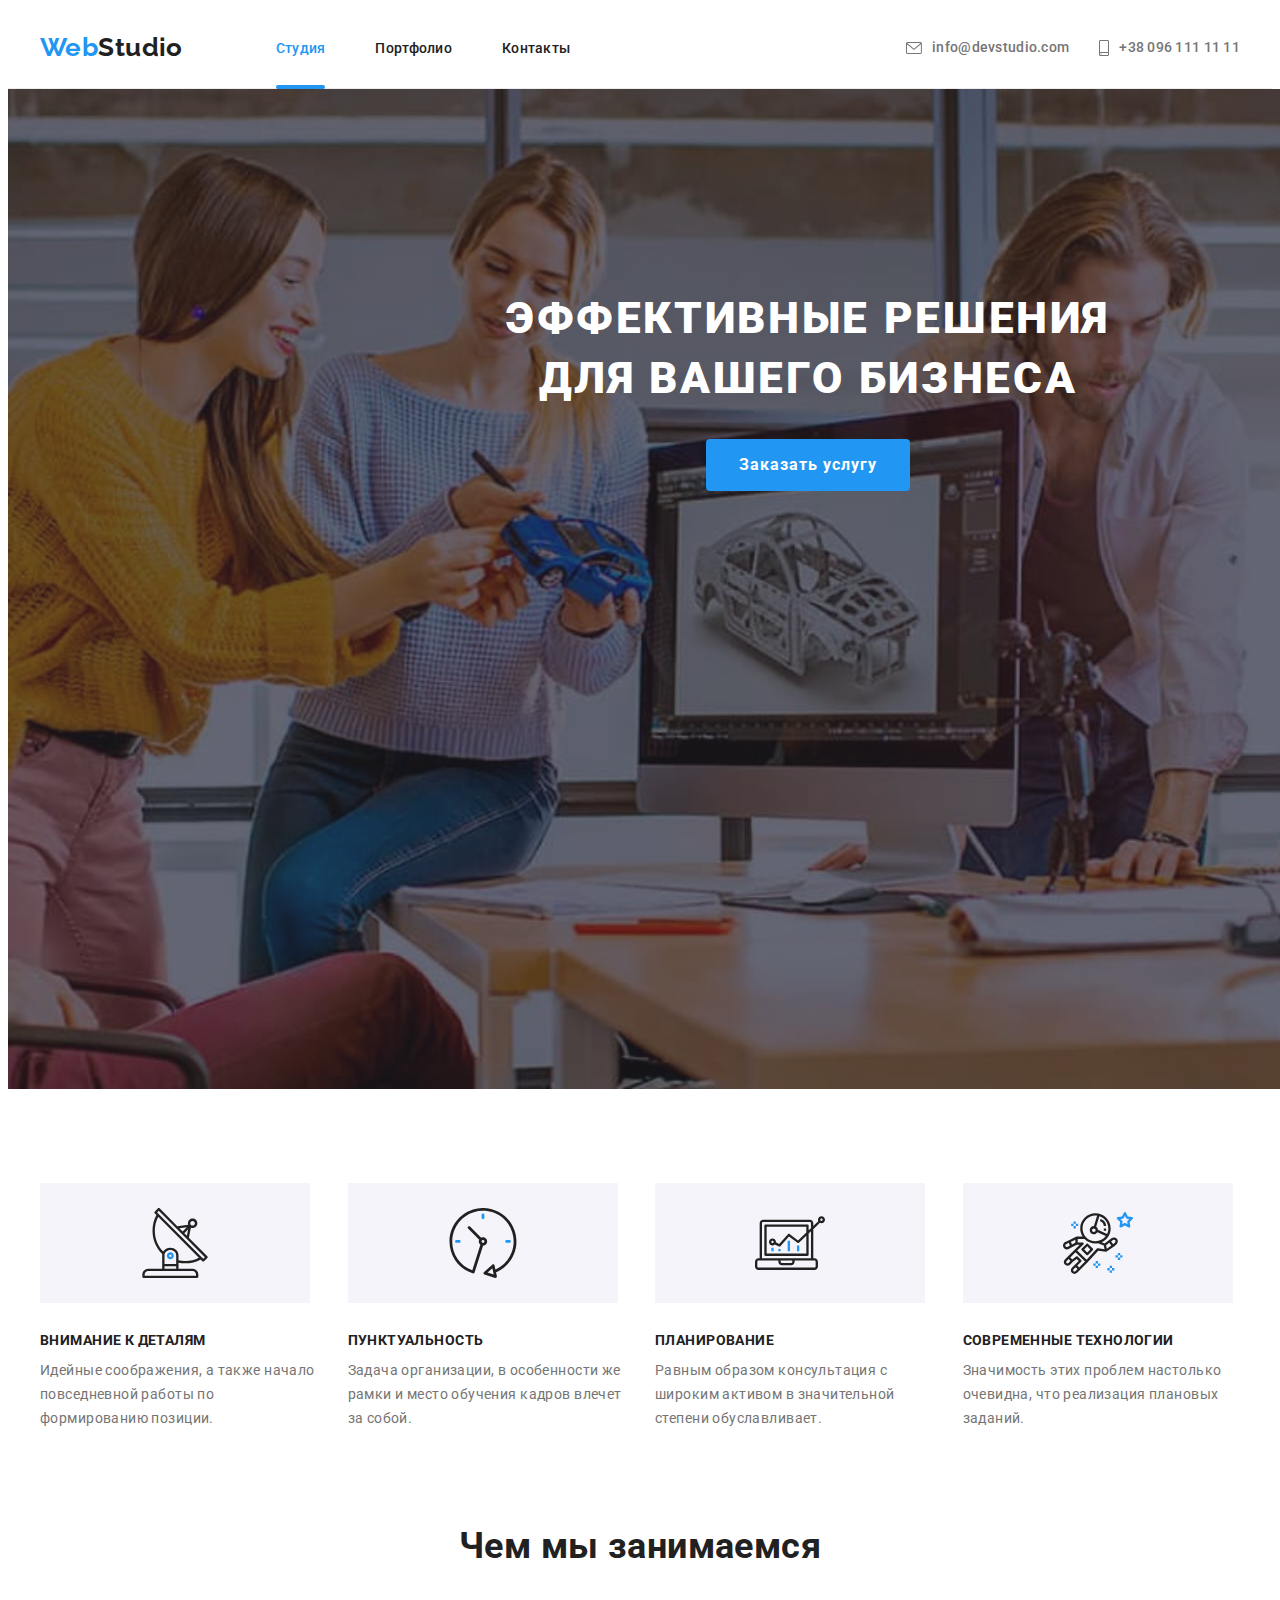
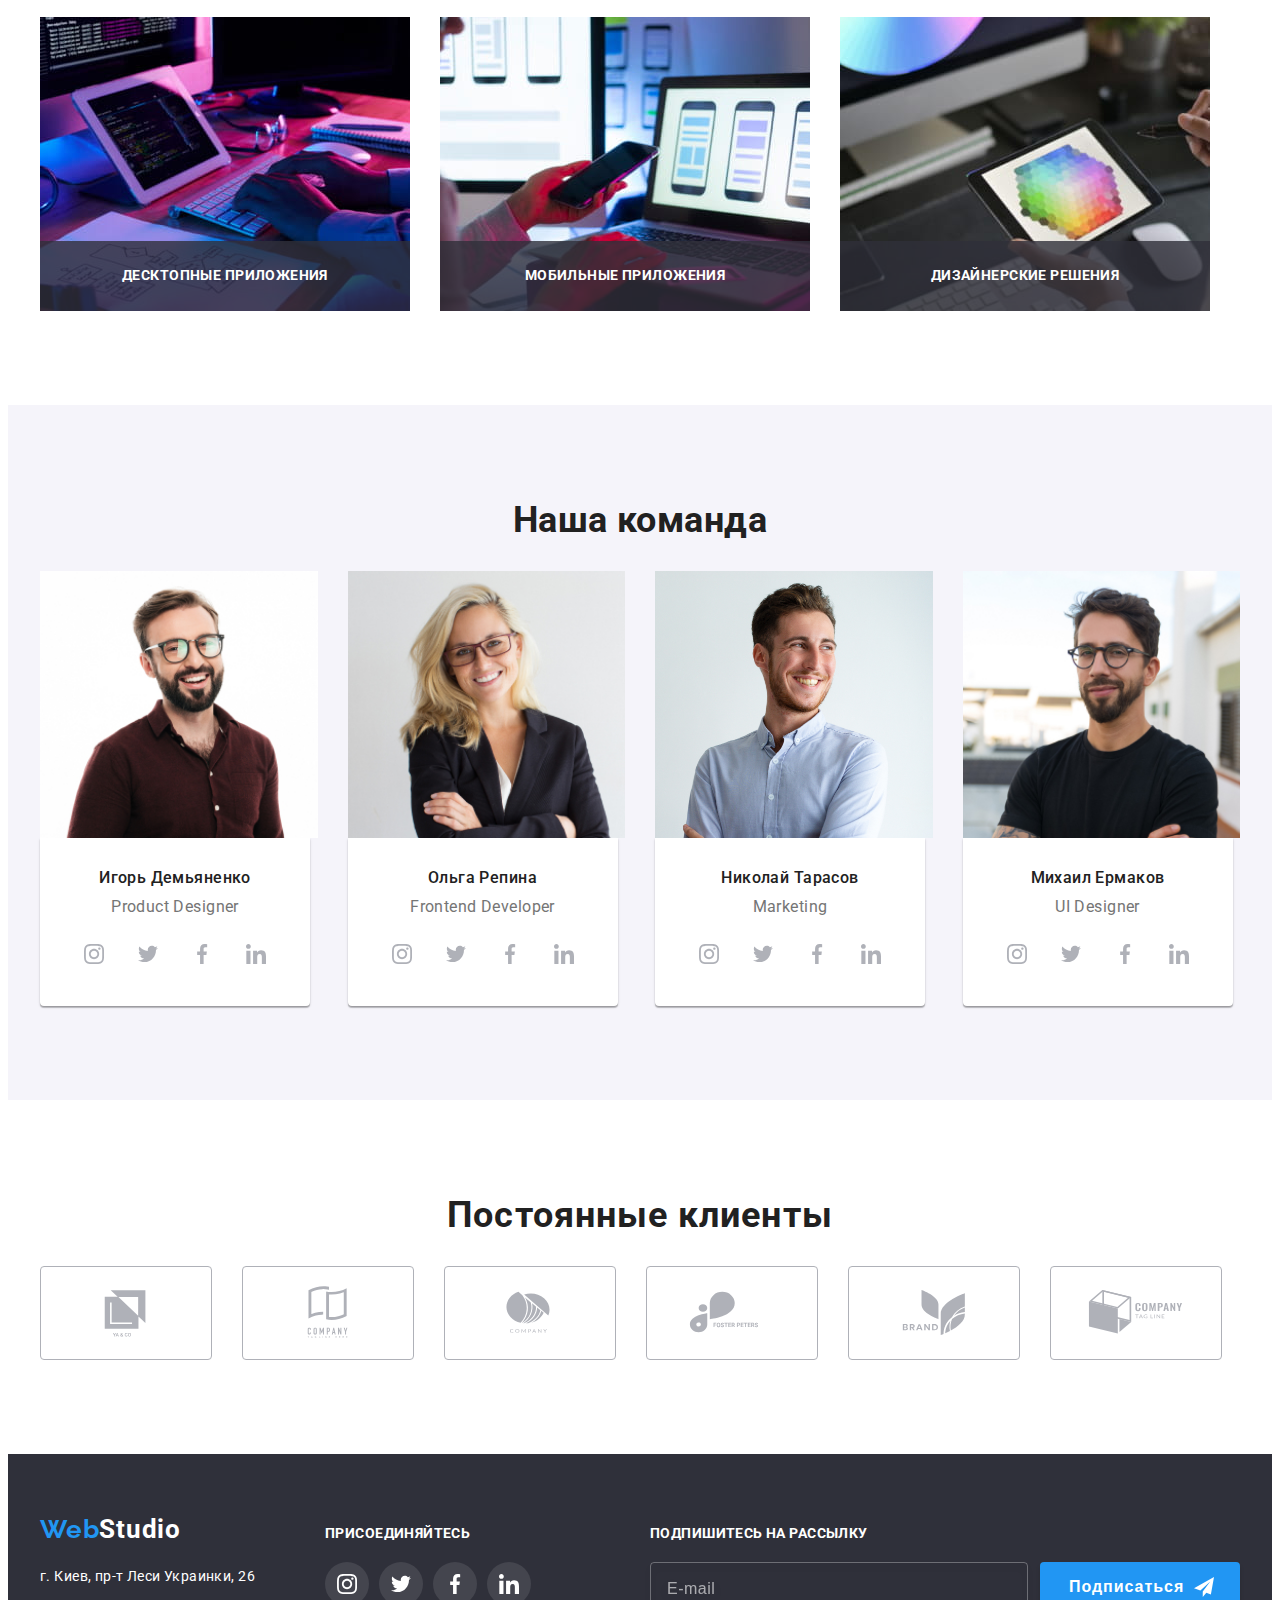
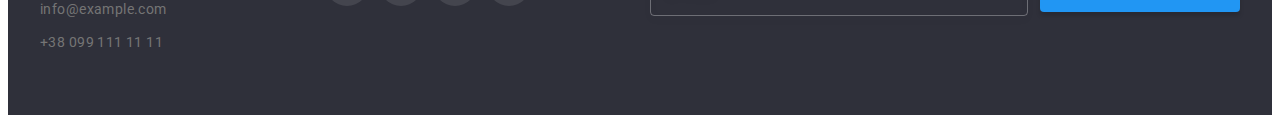
<file: index.html>
<!DOCTYPE html>
<html lang="ru">
<head>
    <meta charset="UTF-8">
    <meta http-equiv="X-UA-Compatible" content="IE=edge">
    <meta name="viewport" content="width=device-width, initial-scale=1.0">
    <title>Document</title>
    <link rel="preconnect" href="https://fonts.googleapis.com">
    <link rel="preconnect" href="https://fonts.gstatic.com" crossorigin>
    <link href="https://fonts.googleapis.com/css2?family=Raleway:wght@700&family=Roboto:wght@400;500;700;900&display=swap"
        rel="stylesheet">
    <link rel="stylesheet" href="https://cdnjs.cloudflare.com/ajax/libs/modern-normalize/1.1.0/modern-normalize.min.css"
        integrity="sha512-wpPYUAdjBVSE4KJnH1VR1HeZfpl1ub8YT/NKx4PuQ5NmX2tKuGu6U/JRp5y+Y8XG2tV+wKQpNHVUX03MfMFn9Q=="
        crossorigin="anonymous" referrerpolicy="no-referrer" />
    <link rel="stylesheet" href="./css/styles.css" />
    <link rel="stylesheet" href="./css/main.min.css"/>
     
</head>
<body>
    
<header class="header">
    <div class="container">
        <a class="header__logo link" href="./index.html"><span class="logo-blue">Web</span>Studio</a>
    <nav class="nav">
        <ul class="nav__list list">
            <li class="nav__item navig"><div class="header-navigation"><a href="" class="nav__link link current">Студия</a></div></li>
            <li class="nav__item"><a href="./portfolio.html" class="nav__link link">Портфолио</a></li>
            <li class="nav__item"><a href="" class="nav__link link">Контакты</a></li>
        </ul>
    </nav>
    <ul class="info-list list">
        <li class="info-list__item">
            <a class="info-list__link link" href="mailto:info@devstudio.com">
            <svg class="info-list__icon" width="16" height="12">
            <use href="./images/icons.svg#icon-email"></use>
            </svg>info@devstudio.com</a>
        </li>
        <li class="info-list__item">
            <a class="info-list__link link" href="tel:+380961111111">
            <svg class="info-list__icon" width="10" height="16">
            <use href="./images/icons.svg#icon-smartphone"></use>
            </svg>+38 096 111 11 11</a></li>
    </ul>

    <button type="button" class="header__open-btn">
        <svg class="icon-header_menu_btn" width="40" height="40">
        <use href="./images/icons.svg#icon-header_menu_btn"></use>
        </svg>
    </button>
    </div>

    <div class="mob-menu is-hidden">
<div class="container">
    <div class="mob-menu-top">
        <button type="button" class="header__close-btn">
            <svg class="icon-header-close-btn" width="40" height="40">
                <use href="./images/icons.svg#icon-header-close-btn"></use>
            </svg>
        </button>

        <ul class="mob-menu__list list">
            <li class="mob-menu__item navig">
                <div class="mob-navigation"><a href="" class="nav-mob__link link current">Студия</a></div>
            </li>
            <li class="mob-menu__item"><a href="./portfolio.html" class="nav-mob__link link">Портфолио</a></li>
            <li class="mob-menu__item"><a href="" class="nav-mob__link link">Контакты</a></li>
        </ul>
        </div>
        

        <div class="mob-menu-bottom">
        <ul class="mob-contact__list list">
            <li class="mob-contact__item">
                <a class="mob-tell__link link" href="tel:+380961111111">
                    +38 096 111 11 11</a>
            </li>
            <li class="mob-contact__item">
                <a class="mob-mail__link link" href="mailto:info@devstudio.com">
                    info@devstudio.com</a>
            </li>
        </ul>

        <ul class="header-soc-list list">
            <li class="header-soc-item">Instagram</li>
            <li class="header-soc-item">Twitter</li>
            <li class="header-soc-item">Facebook</li>
            <li class="header-soc-item">LinkedIn</li>
        </ul>
        </div>
</div>

    </div>
</header>
    
    <main>
    <section class="hero">
        <div class="container">
        <h1 class="hero__title">Эффективные решения для вашего бизнеса</h1>
        <button data-modal-open type="button" class="hero__button">Заказать услугу</button>
        </div>
    </section>

    <section class="benefits section">
        <div class="container"> 
        <h2 class="benefits__title visually-hidden">Наши преимущества</h2>
        
        <ul class="ben-list list"> 
            <li class="ben-list__item">
                <div class="ben-list__logo"><svg class="ben-list__icon" width="70" height="70">
                <use href="./images/icons.svg#icon-antenna"></use></svg></div>
                <h3 class="ben-list__top-text">Внимание к деталям</h3>
                <p class="ben-list__text">Идейные соображения, а также начало повседневной работы по формированию позиции.</p>
            </li>
            <li class="ben-list__item">
                <div class="ben-list__logo"><svg class="ben-list__icon" width="70" height="70">
                <use href="./images/icons.svg#icon-clock"></use></svg></div>
                <h3 class="ben-list__top-text">Пунктуальность</h3>
                <p class="ben-list__text">Задача организации, в особенности же рамки и место обучения кадров влечет за собой.</p>
            </li>
            <li class="ben-list__item">
                <div class="ben-list__logo"><svg class="ben-list__icon" width="70" height="70">
                <use href="./images/icons.svg#icon-diagramm"></use></svg></div>
                <h3 class="ben-list__top-text">Планирование</h3>
                <p class="ben-list__text">Равным образом консультация с широким активом в значительной степени обуславливает.</p>
            </li>
            <li class="ben-list__item">
                <div class="ben-list__logo"><svg class="ben-list__icon" width="70" height="70">
                <use href="./images/icons.svg#icon-astronaut"></use></svg></div>
                <h3 class="ben-list__top-text">Современные технологии</h3>
                <p class="ben-list__text">Значимость этих проблем настолько очевидна, что реализация плановых заданий.</p>
            </li>
        </ul>
        </div>
    </section>

   

    <section class="about section">
        <div class="container">
        <h2 class="about__title">Чем мы занимаемся</h2>
        <ul class="pic-list list">
            <li class="pic-list__item">
                <picture>
                    <source srcset="./images/img1.jpg 1x,
                                    ./images/img1-2x.jpg 2x
                                    " media="(min-width: 1200px)" />
                    <img src="./images/img1.jpg" alt="Desktop Applications" width="370" height="294" />
                </picture>
                <p class="pic-list__top-text">Десктопные приложения</p>
            </li>
            <li class="pic-list__item">
                <picture>
                    <source srcset="./images/img2.jpg 1x,
                                    ./images/img2-2x.jpg 2x
                                    " media="(min-width: 1200px)" />
                    <img src="./images/img2.jpg" alt="Mobile applications" width="370" height="294" />
                </picture>
                
                <p class="pic-list__top-text">Мобильные приложения</p>
            </li>
            <li class="pic-list__item">
                <picture>
                    <source srcset="./images/img3.jpg 1x,
                                    ./images/img3-2x.jpg 2x
                                    " media="(min-width: 1200px)" />
                    <img src="./images/img3.jpg" alt="Design solutions" width="370" height="294" />
                </picture>
                
                <p class="pic-list__top-text">Дизайнерские решения</p>
            </li>
        </ul>
        </div>
    </section>

    <section class="team section">
        <div class="container">
        <h2 class="team__title">Наша команда</h2>
        <ul class="team-list list">
            <li class="team-list__item"> 
                <picture>
                    <source srcset="./images/Igor-1.jpg 1x,
                                    ./images/Igor-2.jpg 2x
                                  " media="(min-width: 1200px)" />
                    <source srcset="
                                    ./images/Igor-tab-1.jpg 1x,
                                    ./images/Igor-tab-2.jpg 2x
                                  " media="(min-width: 768px)" />
                    <source srcset="
                                    ./images/Igor-mob-1.jpg 1x,
                                    ./images/Igor-mob-2.jpg 2x
                                  " media="(min-width: 480px)" />
                <img src="./img/Igor-1.jpg" alt="Portrait of Igor" width="270" height="260" />
                </picture>
                
                <div class="card-team">
                <h3 class="card-team__text">Игорь Демьяненко</h3>
                <p class="card-team__position">Product Designer</p> 
                
                
                <ul class="soc-list list">
                    <li class="soc-list__item">
                        <a href="" class="soc-list__link link">
                        <svg class="soc-list__icon" width="20" height="20">
                        <use href="./images/icons.svg#icon-instagram-1"></use></svg></a>
                    </li>
                    <li class="soc-list__item">
                        <a href="" class="soc-list__link link">
                        <svg class="soc-list__icon" width="20" height="20">
                        <use href="./images/icons.svg#icon-twitter-1"></use></svg></a>
                    </li>
                    <li class="soc-list__item">
                        <a href="" class="soc-list__link link">
                        <svg class="soc-list__icon" width="20" height="20">
                        <use href="./images/icons.svg#icon-facebook-1"></use></svg></a>
                    </li>
                    <li class="soc-list__item">
                        <a href="" class="soc-list__link link">
                        <svg class="soc-list__icon" width="20" height="20">
                        <use href="./images/icons.svg#icon-linkedin-1"></use></svg></a>
                    </li>
                </ul>
                </div>
            </li>
            <li class="team-list__item">
                <picture>
                    <source srcset="./images/Olga-1.jpg 1x,
                                    ./images/Olga-2.jpg 2x
                                    " media="(min-width: 1200px)" />
                    <source srcset="
                                    ./images/Olga-tab-1.jpg 1x,
                                    ./images/Olga-tab-2.jpg 2x
                                    " media="(min-width: 768px)" />
                    <source srcset="
                                    ./images/Olga-mob-1.jpg 1x,
                                    ./images/Olga-mob-2.jpg 2x
                                    " media="(min-width: 480px)" />
                <img src="./images/img.Olga.jpg" alt="Portrait of Olga" width="270" height="260" />
                </picture>
                

                <div class="card-team">
                <h3 class="card-team__text">Ольга Репина</h3>
                <p class="card-team__position">Frontend Developer</p>
                
                <ul class="soc-list list">
                    <li class="soc-list__item">
                        <a href="" class="soc-list__link link">
                            <svg class="soc-list__icon" width="20" height="20">
                                <use href="./images/icons.svg#icon-instagram-1"></use>
                            </svg></a>
                    </li>
                    <li class="soc-list__item">
                        <a href="" class="soc-list__link link">
                            <svg class="soc-list__icon" width="20" height="20">
                                <use href="./images/icons.svg#icon-twitter-1"></use>
                            </svg></a>
                    </li>
                    <li class="soc-list__item">
                        <a href="" class="soc-list__link link">
                            <svg class="soc-list__icon" width="20" height="20">
                                <use href="./images/icons.svg#icon-facebook-1"></use>
                            </svg></a>
                    </li>
                    <li class="soc-list__item">
                        <a href="" class="soc-list__link link">
                            <svg class="soc-list__icon" width="20" height="20">
                                <use href="./images/icons.svg#icon-linkedin-1"></use>
                            </svg></a>
                    </li>
                </ul>
                </div>
            </li>
            <li class="team-list__item">
                <picture>
                    <source srcset="./images/Nicholas-1.jpg 1x,
                                    ./images/Nicholas-2.jpg 2x
                                    " media="(min-width: 1200px)" />
                    <source srcset="
                                    ./images/Nicholas-tab-1.jpg 1x,
                                    ./images/Nicholas-tab-2.jpg 2x
                                    " media="(min-width: 768px)" />
                    <source srcset="
                                    ./images/Nicholas-mob-1.jpg 1x,
                                    ./images/Nicholas-mob-2.jpg 2x
                                    " media="(min-width: 480px)" />
                    <img src="./images/img.Nicholas.jpg" alt="Portrait of Nicholas" width="270" height="260" />
                </picture>
                

                <div class="card-team">
                <h3 class="card-team__text">Николай Тарасов</h3>
                <p class="card-team__position">Marketing</p>

                <ul class="soc-list list">
                    <li class="soc-list__item">
                        <a href="" class="soc-list__link link">
                            <svg class="soc-list__icon" width="20" height="20">
                                <use href="./images/icons.svg#icon-instagram-1"></use>
                            </svg></a>
                    </li>
                    <li class="soc-list__item">
                        <a href="" class="soc-list__link link">
                            <svg class="soc-list__icon" width="20" height="20">
                                <use href="./images/icons.svg#icon-twitter-1"></use>
                            </svg></a>
                    </li>
                    <li class="soc-list__item">
                        <a href="" class="soc-list__link link">
                            <svg class="soc-list__icon" width="20" height="20">
                                <use href="./images/icons.svg#icon-facebook-1"></use>
                            </svg></a>
                    </li>
                    <li class="soc-list__item">
                        <a href="" class="soc-list__link link">
                            <svg class="soc-list__icon" width="20" height="20">
                                <use href="./images/icons.svg#icon-linkedin-1"></use>
                            </svg></a>
                    </li>
                </ul>
                </div>
            </li>
            <li class="team-list__item">
                <picture>
                    <source srcset="./images/Michael-1.jpg 1x,
                                    ./images/Michael-2.jpg 2x
                                    " media="(min-width: 1200px)" />
                    <source srcset="
                                    ./images/Michael-tab-1.jpg 1x,
                                    ./images/Michael-tab-2.jpg 2x
                                    " media="(min-width: 768px)" />
                    <source srcset="
                                    ./images/Michael-mob-1.jpg 1x,
                                    ./images/Michael-mob-2.jpg 2x
                                    " media="(min-width: 480px)" />
                    <img src="./images/img.Michael.jpg" alt="Portrait of Michael" width="270" height="260" />
                </picture>
                

                <div class="card-team">
                <h3 class="card-team__text">Михаил Ермаков</h3>
                <p class="card-team__position">UI Designer</p>

                <ul class="soc-list list">
                    <li class="soc-list__item">
                        <a href="" class="soc-list__link link">
                            <svg class="soc-list__icon" width="20" height="20">
                                <use href="./images/icons.svg#icon-instagram-1"></use>
                            </svg></a>
                    </li>
                    <li class="soc-list__item">
                        <a href="" class="soc-list__link link">
                            <svg class="soc-list__icon" width="20" height="20">
                                <use href="./images/icons.svg#icon-twitter-1"></use>
                            </svg></a>
                    </li>
                    <li class="soc-list__item">
                        <a href="" class="soc-list__link link">
                            <svg class="soc-list__icon" width="20" height="20">
                                <use href="./images/icons.svg#icon-facebook-1"></use>
                            </svg></a>
                    </li>
                    <li class="soc-list__item">
                        <a href="" class="soc-list__link link">
                            <svg class="soc-list__icon" width="20" height="20">
                                <use href="./images/icons.svg#icon-linkedin-1"></use>
                            </svg></a>
                    </li>
                </ul>
                </div>
            </li>
        </ul>
        </div>
    </section>
    </main>

    <section class="clients section">
        <div class="container">
            <h2 class="clients__title">Постоянные клиенты</h2>
            <ul class="clients-list list">
                <li class="clients-list__item">
                    <a href="" class="clients-list__link link">
                        <svg class="clients-list__icon" width="106" height="60">
                            <use href="./images/icons.svg#icon-Logo"></use>
                        </svg></a>
                </li>
                <li class="clients-list__item">
                    <a href="" class="clients-list__link link">
                        <svg class="clients-list__icon" width="106" height="60">
                            <use href="./images/icons.svg#icon-Logo-1"></use>
                        </svg></a>
                </li>
                <li class="clients-list__item">
                    <a href="" class="clients-list__link link">
                        <svg class="clients-list__icon" width="106" height="60">
                            <use href="./images/icons.svg#icon-Logo-2"></use>
                        </svg></a>
                </li>
                <li class="clients-list__item">
                    <a href="" class="clients-list__link link">
                        <svg class="clients-list__icon" width="106" height="60">
                            <use href="./images/icons.svg#icon-Logo-4"></use>
                        </svg></a>
                </li>
                <li class="clients-list__item">
                    <a href="" class="clients-list__link link">
                        <svg class="clients-list__icon" width="106" height="60">
                            <use href="./images/icons.svg#icon-Logo-5"></use>
                        </svg></a>
                </li>
                <li class="clients-list__item">
                    <a href="" class="clients-list__link link">
                        <svg class="clients-list__icon" width="106" height="60">
                            <use href="./images/icons.svg#icon-Logo-6"></use>
                        </svg></a>
                </li>
            </ul>
        </div>
    </section>




    <footer class="footer">
        <div class="container">
        <div class="foot-first">
        <a class="foot-first__link link" href="./index.html"><span class="logo-blue">Web</span>Studio</a>
        <address class="footer-adress">
        <ul class="footer-adress__list list">
            <li class="footer-adress__item"><a href="" class="footer-adress__location link">г. Киев, пр-т Леси Украинки, 26</a></li>
            <li class="footer-adress__item"><a href="mailto:info@example.com" class="footer-adress__info link">info@example.com</a></li>
            <li class="footer-adress__item"><a href="tel:+380991111111" class="footer-adress__info link">+38 099 111 11 11</a></li>
        </ul>
        </address>
        </div>

        <div class="foot-second">
            <p class="foot-second__title">присоединяйтесь</p>
            <ul class="soc-foot-list list">
                <li class="soc-foot-list__item">
                    <a class="soc-foot-list__link link">
                        <svg class="foot-soc-icon" width="20" height="20">
                            <use href="./images/icons.svg#icon-instagram-2"></use>
                        </svg>
                    </a>
                </li>
                <li class="soc-foot-list__item">
                    <a class="soc-foot-list__link link">
                        <svg class="foot-soc-icon" width="20" height="20">
                        <use href="./images/icons.svg#icon-twitter-2"></use></svg>
                    </a>
                </li>
                <li class="soc-foot-list__item">
                    <a class="soc-foot-list__link link">
                        <svg class="foot-soc-icon" width="20" height="20">
                        <use href="./images/icons.svg#icon-facebook-2"></use></svg>
                    </a>
                </li>
                <li class="soc-foot-list__item">
                    <a class="soc-foot-list__link link">
                        <svg class="foot-soc-icon" width="20" height="20">
                        <use href="./images/icons.svg#icon-linkedin-2"></use></svg>
                    </a>
                </li>
            </ul>
        </div>
   
        <div class="sharing">
            <p class="sharing__title">Подпишитесь на рассылку</p> 
        <form class="sharing-form">
            <div class="sharing-field">
            <input 
            type="email"
            class="sharing-field__input"
            name="sharing-text"
            id="sharing-text"
            placeholder="E-mail"/>
            <button type="submit" class="sharing-field__btn">Подписаться
                <span>
                    <svg class="sharing-field__icon" width="20" height="20">
                    <use href="./images/icons.svg#icon-send"></use>
                    </svg>
                </span>
            </button>
            </div>
        </form>
        </div>
    </div>
    </footer>

    <div class="backdrop is-hidden" data-modal>
    <div class="modal">
        <button type="button" class="modal__close-btn" data-modal-close>
            <svg class="modal__close-icon" width="18" height="18">
            <use href="./images/icons.svg#icon-close"></use></svg>
        </button>

        <p class="modal__title">Оставьте свои данные, мы вам перезвоним</p>

    <form class="modal-form">
        <div class="modal-field">
            <label for="user-name" class="modal-field__modal-label">Имя</label>
            <div class="input-wrap">
            <input 
            type="text"
            class="input-wrap__modal-input"
            name="user-name"
            id="user-name"/>
            <svg class="icon-black" width="18" height="18">
                <use href="./images/icons.svg#icon-person-black"></use>
            </svg>
            </div>
        </div>
        <div class="modal-field">
            <label for="user-tel" class="modal-field__modal-label">Телефон</label>
            <div class="input-wrap">
            <input 
            type="tel" 
            class="input-wrap__modal-input" 
            name="user-tell"
            id="user-tel" />
            <svg class="icon-black" width="18" height="18">
                <use href="./images/icons.svg#icon-phone-black"></use>
            </svg>
            </div>
        </div>
        <div class="modal-field">
            <label for="user-email" class="modal-field__modal-label">Почта</label>
            <div class="input-wrap">
            <input 
            type="email" 
            class="input-wrap__modal-input" 
            name="user-email" 
            id="user-email"/>
            <svg class="icon-black" width="18" height="18">
                <use href="./images/icons.svg#icon-email-black"></use>
            </svg>
            </div>
        </div>
        <div class="modal-field">
            <label for="user-text" class="modal-field__modal-label">Комментарий</label>
            <textarea 
            name="user-text" 
            id="user-text" 
            class="modal-field__modal-text" 
            placeholder="Введите текст"></textarea>
        </div>

        <div class="modal-field check">
            <input type="checkbox" 
            name="privacy" 
            value="true" 
            class="modal-field__modal-check visually-hidden" 
            id="privacy"/>
            <label for="privacy" 
            class="modal-field__check-text">
            <span>
                <svg class="icon-gal" width="11" height="8">
                    <use href="./images/icons.svg#icon-gal"></use>
                </svg>
            </span>
            Соглашаюсь с рассылкой и принимаю
            <a class="modal-field__check-link" href="">Условия договора</a></label>
        </div>  
        
        <button type="submit" class="modal-form__btn">Отправить</button>

    </form>

    </div>
    </div>
<script src="./js/modal.js"></script>
<script src="./js/menu.js"></script>
</body>
</html>
</file>
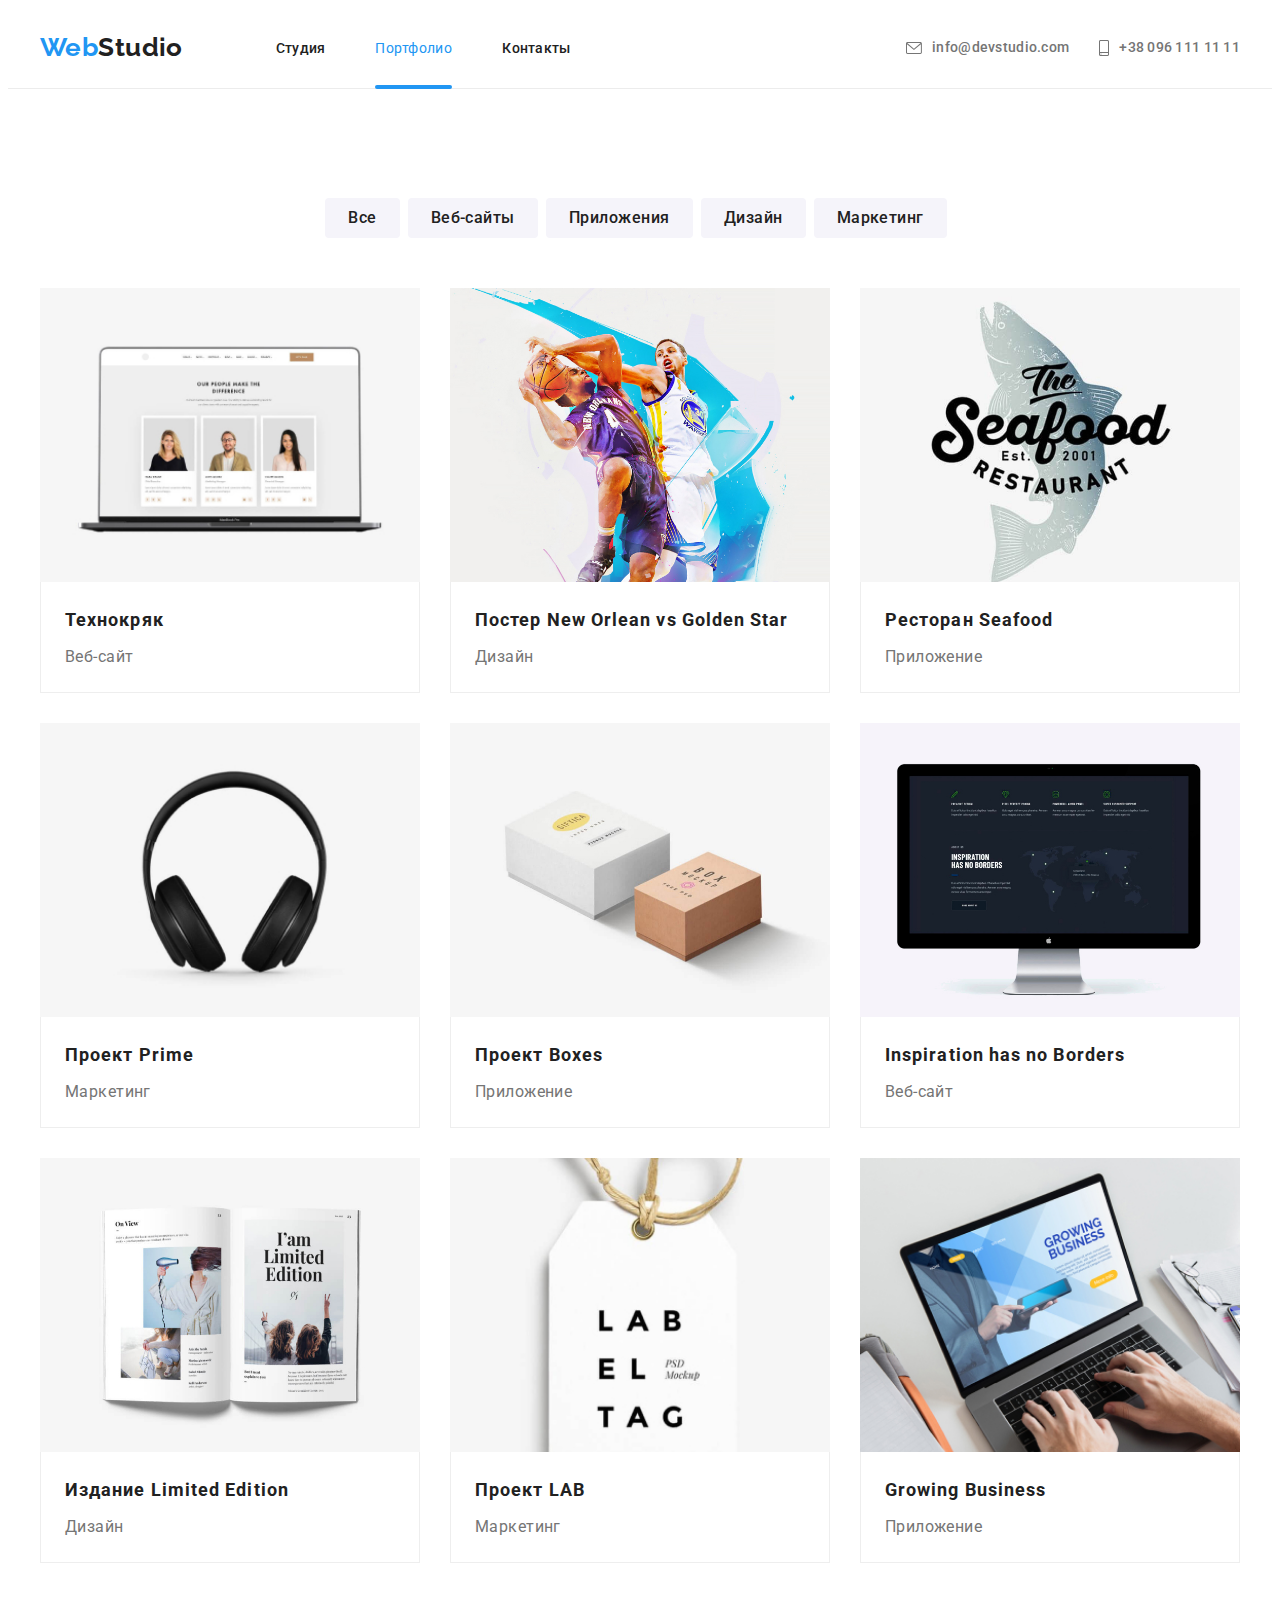
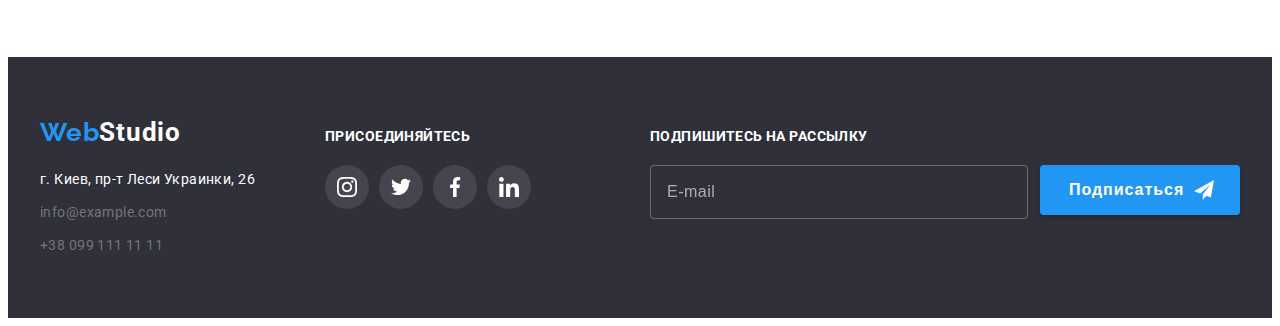
<file: portfolio.html>
<!DOCTYPE html>
<html lang="ru">
<head>
    <meta charset="UTF-8">
    <meta http-equiv="X-UA-Compatible" content="IE=edge">
    <meta name="viewport" content="width=device-width, initial-scale=1.0">
    <title>Document</title>
    <link href="https://fonts.googleapis.com/css2?family=Raleway:wght@700&family=Roboto:wght@400;500;700;900&display=swap"
        rel="stylesheet">
    <link rel="stylesheet" href="https://cdnjs.cloudflare.com/ajax/libs/modern-normalize/1.1.0/modern-normalize.min.css"
        integrity="sha512-wpPYUAdjBVSE4KJnH1VR1HeZfpl1ub8YT/NKx4PuQ5NmX2tKuGu6U/JRp5y+Y8XG2tV+wKQpNHVUX03MfMFn9Q=="
        crossorigin="anonymous" referrerpolicy="no-referrer" />
    <link rel="stylesheet" href="./css/styles.css" />
    <link rel="stylesheet" href="./css/main.min.css"/>
</head>
<body>
    <header class="header">
        <div class="container">
            <a class="header__logo link" href="./index.html"><span class="logo-blue">Web</span>Studio</a>
        <nav class="nav">
           
            <ul class="nav__list list">
                <li class="nav__item"><a href="./index.html" class="nav__link link">Студия</a></li>
                <li class="nav__item navig"><div class="header-navigation"><a href="" class="header-link link current">Портфолио</a></div></li>
                <li class="nav__item"><a href="" class="nav__link link">Контакты</a></li>
            </ul>
        </nav>
        
        <ul class="info-list list">
            <li class="info-list__item">
                <a class="info-list__link link" href="mailto:info@devstudio.com">
                    <svg class="info-list__icon" width="16" height="12">
                        <use href="./images/icons.svg#icon-email"></use>
                    </svg>info@devstudio.com</a>
            </li>
            <li class="info-list__item">
                <a class="info-list__link link" href="tel:+380961111111">
                    <svg class="info-list__icon" width="10" height="16">
                        <use href="./images/icons.svg#icon-smartphone"></use>
                    </svg>+38 096 111 11 11</a>
            </li>
        </ul>
       

<button type="button" class="header__open-btn">
    <svg class="icon-header_menu_btn" width="40" height="40">
        <use href="./images/icons.svg#icon-header_menu_btn"></use>
    </svg>
</button>
</div>

<div class="mob-menu is-hidden">
    <div class="container">
        <div class="mob-menu-top">
            <button type="button" class="header__close-btn">
                <svg class="icon-header-close-btn" width="40" height="40">
                    <use href="./images/icons.svg#icon-header-close-btn"></use>
                </svg>
            </button>

            <ul class="mob-menu__list list">
                <li class="mob-menu__item"><a href="./index.html" class="nav-mob__link link">Студия</a></li>
                <li class="mob-menu__item navig"><div class="mob-navigation"><a href="" class="nav-mob__link link current">Портфолио</a></div></li>
                <li class="mob-menu__item"><a href="" class="nav-mob__link link">Контакты</a></li>
            </ul>
        </div>


        <div class="mob-menu-bottom">
            <ul class="mob-contact__list list">
                <li class="mob-contact__item">
                    <a class="mob-tell__link link" href="tel:+380961111111">
                        +38 096 111 11 11</a>
                </li>
                <li class="mob-contact__item">
                    <a class="mob-mail__link link" href="mailto:info@devstudio.com">
                        info@devstudio.com</a>
                </li>
            </ul>

            <ul class="header-soc-list list">
                <li class="header-soc-item">Instagram</li>
                <li class="header-soc-item">Twitter</li>
                <li class="header-soc-item">Facebook</li>
                <li class="header-soc-item">LinkedIn</li>
            </ul>
        </div>
    </div>

        </div>
    </header>

    <main>
        <section class="suggestions">
            <div class="container">
            <h1 class="suggestions__top-title visually-hidden">Предложения</h1>
            <ul class="suggestions-list list">
                <li class="suggestions-list__item"><button type="button" class="suggestions-list__button">Все</button></li>
                <li class="suggestions-list__item"><button type="button" class="suggestions-list__button">Веб-сайты</button></li>
                <li class="suggestions-list__item"><button type="button" class="suggestions-list__button">Приложения</button></li>
                <li class="suggestions-list__item"><button type="button" class="suggestions-list__button">Дизайн</button></li>
                <li class="suggestions-list__item"><button type="button" class="suggestions-list__button">Маркетинг</button></li>
            </ul>
                
                <ul class="suggestions-menu list">
                    <li class="suggestions-menu__item">
                        <div class="card-hover">
                        <a href="" class="suggestions-menu__link link">
                            <div class="thumb">
                                <picture>
                                    <source srcset="./images/img4-1px.jpg 1x,
                                                    ./images/img4-2px.jpg 2x
                                                    " media="(min-width: 1200px)" />
                                    <source srcset="
                                                    ./images/img4-tab-1px.jpg 1x,
                                                    ./images/img4-tab-2px.jpg 2x
                                                    " media="(min-width: 768px)" />
                                    <source srcset="
                                                    ./images/img4-mob-1px.jpg 1x,
                                                    ./images/img4-mob-2px.jpg 2x
                                                    " media="(min-width: 480px)" />
                                    <img src="./images/img4.jpg" alt="Web site" width="370" height="294">
                                </picture>
                            
                            <p class="thumb__text">Ресурс предлагает комплексные предложения с разным уровнем функционала и сервисов. Все это позволит посетителю получить
                            исчерпывающие сведения о компании или частном лице.</p>
                        </div>
                        

                        <div class="card-suggestions">
                            <h2 class="suggestions-menu__title">Технокряк</h2>
                            <p class="suggestions-menu__text">Веб-сайт</p>
                        </div>
                        </a>
                        </div>
                    </li>
                    <li class="suggestions-menu__item">
                        <div class="card-hover">
                        <a href="" class="suggestions-menu__link link">
                            <div class="thumb">
                                <picture>
                                    <source srcset="./images/img5-1px.jpg 1x,
                                                    ./images/img5-2px.jpg 2x
                                                    " media="(min-width: 1200px)" />
                                    <source srcset="
                                                    ./images/img5-tab-1px.jpg 1x,
                                                    ./images/img5-tab-2px.jpg 2x
                                                    " media="(min-width: 768px)" />
                                    <source srcset="
                                                    ./images/img5-mob-1px.jpg 1x,
                                                    ./images/img5-mob-2px.jpg 2x
                                                    " media="(min-width: 480px)" />
                                    <img src="./images/img5.jpg" alt="Poster" width="370" height="294">
                                </picture>
                            
                        <p class="thumb__text">Ресурс предлагает комплексные предложения с разным уровнем функционала и сервисов. Все это
                            позволит посетителю получить
                            исчерпывающие сведения о компании или частном лице.</p>
                        </div>
                        <div class="card-suggestions">
                            <h2 class="suggestions-menu__title">Постер New Orlean vs Golden Star</h2>
                            <p class="suggestions-menu__text">Дизайн</p>
                        </div>
                        </a>
                        </div>
                    </li>
                    <li class="suggestions-menu__item">
                        <div class="card-hover">
                        <a href="" class="suggestions-menu__link link">
                            <div class="thumb">
                            <picture>
                                <source srcset="./images/img6-1px.jpg 1x,
                                                ./images/img6-2px.jpg 2x
                                                " media="(min-width: 1200px)" />
                                <source srcset="
                                                ./images/img6-tab-1px.jpg 1x,
                                                ./images/img6-tab-2px.jpg 2x
                                                " media="(min-width: 768px)" />
                                <source srcset="
                                                ./images/img6-mob-1px.jpg 1x,
                                                ./images/img6-mob-2px.jpg 2x
                                                " media="(min-width: 480px)" />
                                <img src="./images/img6.jpg" alt="Restaurant" width="370" height="294">
                            </picture>
                            
                        <p class="thumb__text">Ресурс предлагает комплексные предложения с разным уровнем функционала и сервисов. Все это
                            позволит посетителю получить
                            исчерпывающие сведения о компании или частном лице.</p>
                        </div>
                        <div class="card-suggestions">
                            <h2 class="suggestions-menu__title">Ресторан Seafood</h2>
                            <p class="suggestions-menu__text">Приложение</p>
                        </div>
                        </a>
                        </div>
                    </li>
                    <li class="suggestions-menu__item">
                        <div class="card-hover">
                        <a href="" class="suggestions-menu__link link">
                            <div class="thumb">
                                <picture>
                                    <source srcset="./images/img7-1px.jpg 1x,
                                                    ./images/img7-2px.jpg 2x
                                                    " media="(min-width: 1200px)" />
                                    <source srcset="
                                                    ./images/img7-tab-1px.jpg 1x,
                                                    ./images/img7-tab-2px.jpg 2x
                                                    " media="(min-width: 768px)" />
                                    <source srcset="
                                                    ./images/img7-mob-1px.jpg 1x,
                                                    ./images/img7-mob-2px.jpg 2x
                                                    " media="(min-width: 480px)" />
                                <img src="./images/img7.jpg" alt="Prime Project" width="370" height="294">
                                </picture>
                            
                        <p class="thumb__text">Ресурс предлагает комплексные предложения с разным уровнем функционала и сервисов. Все это
                            позволит посетителю получить
                            исчерпывающие сведения о компании или частном лице.</p>
                        </div>
                        <div class="card-suggestions">
                            <h2 class="suggestions-menu__title">Проект Prime</h2>
                            <p class="suggestions-menu__text">Маркетинг</p>
                        </div>
                        </a>
                        </div>
                    </li>
                    <li class="suggestions-menu__item">
                        <div class="card-hover">
                        <a href="" class="suggestions-menu__link link">
                            <div class="thumb">
                                <picture>
                                    <source srcset="./images/img8-1px.jpg 1x,
                                                    ./images/img8-2px.jpg 2x
                                                    " media="(min-width: 1200px)" />
                                    <source srcset="
                                                    ./images/img8-tab-1px.jpg 1x,
                                                    ./images/img8-tab-2px.jpg 2x
                                                    " media="(min-width: 768px)" />
                                    <source srcset="
                                                    ./images/img8-mob-1px.jpg 1x,
                                                    ./images/img8-mob-2px.jpg 2x
                                                    " media="(min-width: 480px)" />
                                    <img src="./images/img8.jpg" alt="Boxes Project" width="370" height="294">
                                </picture>
                           
                        <p class="thumb__text">Ресурс предлагает комплексные предложения с разным уровнем функционала и сервисов. Все это
                            позволит посетителю получить
                            исчерпывающие сведения о компании или частном лице.</p>
                        </div>
                        <div class="card-suggestions">
                            <h2 class="suggestions-menu__title">Проект Boxes</h2>
                            <p class="suggestions-menu__text">Приложение</p>
                        </div>
                        </a>
                        </div>
                    </li>
                    <li class="suggestions-menu__item">
                        <div class="card-hover">
                        <a href="" class="suggestions-menu__link link">
                            <div class="thumb">
                            <picture>
                                <source srcset="./images/img9-1px.jpg 1x,
                                                ./images/img9-2px.jpg 2x
                                                " media="(min-width: 1200px)" />
                                <source srcset="
                                                ./images/img9-tab-1px.jpg 1x,
                                                ./images/img9-tab-2px.jpg 2x
                                                " media="(min-width: 768px)" />
                                <source srcset="
                                                ./images/img9-mob-1px.jpg 1x,
                                                ./images/img9-mob-2px.jpg 2x
                                                " media="(min-width: 480px)" />
                                <img src="./images/img9.jpg" alt="Site" width="370" height="294">
                            </picture>
                            
                        <p class="thumb__text">Ресурс предлагает комплексные предложения с разным уровнем функционала и сервисов. Все это
                            позволит посетителю получить
                            исчерпывающие сведения о компании или частном лице.</p>
                        </div>
                        <div class="card-suggestions">
                            <h2 class="suggestions-menu__title">Inspiration has no Borders</h2>
                            <p class="suggestions-menu__text">Веб-сайт</p>
                        </div>
                        </a>
                        </div>
                    </li>
                    <li class="suggestions-menu__item">
                        <div class="card-hover">
                        <a href="" class="suggestions-menu__link link">
                            <div class="thumb">
                            <picture>
                                <source srcset="./images/img10-1px.jpg 1x,
                                                ./images/img10-2px.jpg 2x
                                                " media="(min-width: 1200px)" />
                                <source srcset="
                                                ./images/img10-tab-1px.jpg 1x,
                                                ./images/img10-tab-2px.jpg 2x
                                                " media="(min-width: 768px)" />
                                <source srcset="
                                                ./images/img10-mob-1px.jpg 1x,
                                                ./images/img10-mob-2px.jpg 2x
                                                " media="(min-width: 480px)" />
                                <img src="./images/img10.jpg" alt="Design book" width="370" height="294">
                            </picture>
                            
                        <p class="thumb__text">Ресурс предлагает комплексные предложения с разным уровнем функционала и сервисов. Все это
                            позволит посетителю получить
                            исчерпывающие сведения о компании или частном лице.</p>
                        </div>
                        <div class="card-suggestions">
                            <h2 class="suggestions-menu__title">Издание Limited Edition</h2>
                            <p class="suggestions-menu__text">Дизайн</p>
                        </div>
                        </a>
                        </div>
                    </li>
                    <li class="suggestions-menu__item">
                        <div class="card-hover">
                        <a href="" class="suggestions-menu__link link">
                            <div class="thumb">
                            <picture>
                                <source srcset="./images/img11-1px.jpg 1x,
                                                ./images/img11-2px.jpg 2x
                                                " media="(min-width: 1200px)" />
                                <source srcset="
                                                ./images/img11-tab-1px.jpg 1x,
                                                 ./images/img11-tab-2px.jpg 2x
                                                " media="(min-width: 768px)" />
                                <source srcset="
                                                ./images/img11-mob-1px.jpg 1x,
                                                ./images/img11-mob-2px.jpg 2x
                                                " media="(min-width: 480px)" />
                                <img src="./images/img11.jpg" alt="Marketing" width="370" height="294">
                            </picture>
                            
                           
                        <p class="thumb__text">Ресурс предлагает комплексные предложения с разным уровнем функционала и сервисов. Все это
                            позволит посетителю получить
                            исчерпывающие сведения о компании или частном лице.</p>
                        </div>
                        <div class="card-suggestions">
                            <h2 class="suggestions-menu__title">Проект LAB</h2>
                            <p class="suggestions-menu__text">Маркетинг</p>
                        </div>
                        </a>
                        </div>
                    </li>
                    <li class="suggestions-menu__item">
                        <div class="card-hover">
                        <a href="" class="suggestions-menu__link link">
                            <div class="thumb">
                            <picture>
                                <source srcset="./images/img12-1px.jpg 1x,
                                                ./images/img12-2px.jpg 2x
                                                " media="(min-width: 1200px)" />
                                <source srcset="
                                                ./images/img12-tab-1px.jpg 1x,
                                                ./images/img12-tab-2px.jpg 2x
                                                 " media="(min-width: 768px)" />
                                <source srcset="
                                                ./images/img12-mob-1px.jpg 1x,
                                                ./images/img12-mob-2px.jpg 2x
                                                " media="(min-width: 480px)" />
                                <img src="./images/img12.jpg" alt="Application" width="370" height="294">
                            </picture>
                            
                        <p class="thumb__text">Ресурс предлагает комплексные предложения с разным уровнем функционала и сервисов. Все это
                            позволит посетителю получить
                            исчерпывающие сведения о компании или частном лице.</p>
                        </div>
                        <div class="card-suggestions">
                            <h2 class="suggestions-menu__title">Growing Business</h2>
                            <p class="suggestions-menu__text">Приложение</p>
                        </div>
                        </a>
                        </div>
                    </li>
                </ul>
                </div>
        </section>
    </main>

    <footer class="footer">
        <div class="container">
            <div class="foot-first">
                <a class="foot-first__link link" href="./index.html"><span class="logo-blue">Web</span>Studio</a>
                <address class="footer-adress">
                    <ul class="footer-adress__list list">
                        <li class="footer-adress__item"><a href="" class="footer-adress__location link">г. Киев, пр-т Леси
                                Украинки, 26</a></li>
                        <li class="footer-adress__item"><a href="mailto:info@example.com"
                                class="footer-adress__info link">info@example.com</a></li>
                        <li class="footer-adress__item"><a href="tel:+380991111111" class="footer-adress__info link">+38 099
                                111 11 11</a></li>
                    </ul>
                </address>
            </div>
    
            <div class="foot-second">
                <p class="foot-second__title">присоединяйтесь</p>
                <ul class="soc-foot-list list">
                    <li class="soc-foot-list__item">
                        <a class="soc-foot-list__link link">
                            <svg class="foot-soc-icon" width="20" height="20">
                                <use href="./images/icons.svg#icon-instagram-2"></use>
                            </svg>
                        </a>
                    </li>
                    <li class="soc-foot-list__item">
                        <a class="soc-foot-list__link link">
                            <svg class="foot-soc-icon" width="20" height="20">
                                <use href="./images/icons.svg#icon-twitter-2"></use>
                            </svg>
                        </a>
                    </li>
                    <li class="soc-foot-list__item">
                        <a class="soc-foot-list__link link">
                            <svg class="foot-soc-icon" width="20" height="20">
                                <use href="./images/icons.svg#icon-facebook-2"></use>
                            </svg>
                        </a>
                    </li>
                    <li class="soc-foot-list__item">
                        <a class="soc-foot-list__link link">
                            <svg class="foot-soc-icon" width="20" height="20">
                                <use href="./images/icons.svg#icon-linkedin-2"></use>
                            </svg>
                        </a>
                    </li>
                </ul>
            </div>
    
            <div class="sharing">
                <p class="sharing__title">Подпишитесь на рассылку</p>
                <form class="sharing-form">
                    <div class="sharing-field">
                        <input type="email" class="sharing-field__input" name="sharing-text" id="sharing-text"
                            placeholder="E-mail" />
                        <button type="submit" class="sharing-field__btn">Подписаться
                            <span>
                                <svg class="sharing-field__icon" width="20" height="20">
                                    <use href="./images/icons.svg#icon-send"></use>
                                </svg>
                            </span>
                        </button>
                    </div>
                </form>
            </div>
        </div>
    </footer>
    <script src="./js/menu.js"></script>
</body>
</html>
</file>
<file: css/styles.css>
/*-----------HEADER-----------*/

/*-----------HERO-----------*/

/*-----------BENEFITS-----------*/

/*-----------ABOUT-----------*/

/*-----------TEAM-----------*/

/*-----------CLIENTS-----------*/

/*-----------FOOTER-----------*/

/*-----------SUGGESTIONS-----------*/

/*-----------FOOTER-TWO----------*/

/*-------------BACKDROP--------------*/
</file>
<file: css/main.min.css>
:root{--primary-text-color: #212121;--title-text-color: #757575;--accent-color: #2196F3;--accent-white-color: #FFFFFF;--background-white: #FFFFFF;--background-primary-color: #E5E5E5;--background-top-color: #F5F4FA;--background-color: #2F303A;--card-set-gap: 30px;--card-shadow: 0px 1px 3px rgba(0, 0, 0, 0.12), 0px 1px 1px rgba(0, 0, 0, 0.14), 0px 2px 1px rgba(0, 0, 0, 0.2);--card-shadow-hover: 0px 1px 1px rgba(0, 0, 0, 0.12), 0px 4px 4px rgba(0, 0, 0, 0.06), 1px 4px 6px rgba(0, 0, 0, 0.16);--time-transition: cubic-bezier(0.4, 0, 0.2, 1)}body{font-family:"Roboto",sans-serif;color:var(--primary-text-color);font-size:14px;letter-spacing:.03em;background-color:var(--background-white)}.list{list-style:none;margin:0;padding:0}.link{text-decoration:none}.visually-hidden{position:absolute;white-space:nowrap;width:1px;height:1px;overflow:hidden;margin:-1px;border:0;padding:0;clip-path:inset(50%);clip:rect(0 0 0 0)}h1,h2,h3,p,ul{margin-top:0;margin-bottom:0}img{display:block;max-width:100%;height:auto;width:100%}.container{width:100%;margin:0 auto;padding-left:15px;padding-right:15px}@media screen and (min-width: 480px){.container{width:480px}}@media screen and (min-width: 768px){.container{width:768px}}@media screen and (min-width: 1200px){.container{width:1200px}}.section{padding-top:94px;padding-bottom:94px}.header{background:#fff;border-bottom:1px solid #ececec;width:100%}.header>.container{display:flex;align-items:center}.nav{display:none}@media screen and (min-width: 480px){.nav{display:none}}@media screen and (min-width: 768px){.nav{display:flex}}@media screen and (min-width: 1200px){.nav{display:flex}}.nav__list{display:flex;align-items:center}.info-list{display:none;align-items:center;margin-left:auto}@media screen and (min-width: 480px){.info-list{display:none}}@media screen and (min-width: 768px){.info-list{display:flex;flex-wrap:wrap}}@media screen and (min-width: 1200px){.info-list{display:flex}}.nav__item{position:relative;transition:color 250ms var(--time-transition)}.nav__item:not(:last-child){margin-right:50px}.navig::after{content:"";position:absolute;width:100%;height:4px;position:absolute;bottom:-33px;background:#2196f3;border-radius:2px}.header__logo{font-family:"Raleway",sans-serif;font-style:normal;font-weight:700;font-size:26px;line-height:1.19;color:#212121}@media screen and (min-width: 480px){.header__logo{margin-right:88px;padding-top:16px;padding-bottom:16px}}@media screen and (min-width: 768px){.header__logo{margin-right:88px;padding-top:26px;padding-bottom:26px}}@media screen and (min-width: 1200px){.header__logo{margin-right:93px;padding-top:24px;padding-bottom:25px}}.logo-blue{font-family:"Raleway",sans-serif;font-style:normal;font-weight:700;font-size:26px;line-height:1.19;color:#2196f3}.nav__link{padding-top:32px;padding-bottom:32px;font-weight:500;font-size:14px;line-height:1.14;letter-spacing:.02em;color:#212121}.header-list-info{margin-left:auto}.info-list__icon{margin-right:10px;fill:currentColor}.info-list__item:not(:last-child){margin-bottom:10px}@media screen and (min-width: 1200px){.info-list__item:not(:last-child){margin-bottom:0px}}.info-list__link{font-weight:500;letter-spacing:.02em;color:#757575;display:flex;align-items:center;justify-content:center;transition:color 250ms var(--time-transition)}.info-list__link:hover,.info-list__link:focus{color:#2196f3}@media screen and (min-width: 768px){.info-list__link{margin-left:84px;font-size:12px;line-height:1.17}}@media screen and (min-width: 1200px){.info-list__link{padding-top:32px;padding-bottom:32px;margin-left:30px;font-size:14px;line-height:1.14}}.current{color:#2196f3}.info-list__item:hover,.info-list__item:focus{color:#2196f3}.header__open-btn{display:flex;width:40px;height:40px;border:none;background-color:rgba(0,0,0,0);display:block;margin-left:auto}@media screen and (min-width: 768px){.header__open-btn{display:none}}@media screen and (min-width: 1200px){.header__open-btn{display:none}}.header__close-btn{display:flex;width:40px;height:40px;border:none;background-color:rgba(0,0,0,0);display:block;margin-left:auto;margin-bottom:0px}.mob-menu{position:fixed;top:0;left:0;background-color:#fff;width:100vw;height:100vh;padding-bottom:48px;z-index:1}.mob-menu .container{display:flex;flex-direction:column;justify-content:space-between;height:100%;overflow-y:scroll}.mob-menu__list{margin-bottom:36px}.mob-menu__item:not(:last-child){margin-bottom:32px}.nav-mob__link{font-weight:500;font-size:40px;line-height:1.18;letter-spacing:.02em;color:#212121}.mob-contact__item:not(:last-child){padding-bottom:32px}.mob-tell__link{font-weight:500;font-size:34px;line-height:1.14;letter-spacing:.02em;color:#2196f3}.mob-mail__link{font-weight:500;font-size:24px;line-height:28px;letter-spacing:.02em;color:#757575}.header-soc-list{display:flex;margin-top:64px}.header-soc-item{font-weight:500;font-size:18px;line-height:22px;letter-spacing:.02em;color:#2196f3}.header-soc-item:not(:last-child){margin-right:20px;border-right:1px solid #2196f3;padding-right:10px}.hero{background-color:var(--background-color);display:flex;text-align:center;margin-left:auto;margin-right:auto;background-image:linear-gradient(rgba(47, 48, 58, 0.4), rgba(47, 48, 58, 0.4)),url(../images/bc-hero.jpg);background-repeat:no-repeat;background-position:center;background-size:cover}@media screen and (min-width: 480px){.hero{width:100%;padding-top:118px;padding-bottom:118px;background-image:linear-gradient(rgba(47, 48, 58, 0.4), rgba(47, 48, 58, 0.4)),url(../images/bc-hero-mob-1x.jpg)}}@media screen and (min-width: 480px)and (min-device-pixel-ratio: 2),screen and (min-width: 480px)and (min-resolution: 192dpi),screen and (min-width: 480px)and (min-resolution: 2dppx){.hero{background-image:linear-gradient(rgba(47, 48, 58, 0.4), rgba(47, 48, 58, 0.4)),url(../images/bc-hero-mob-2x.jpg)}}@media screen and (min-width: 768px){.hero{width:768px;height:400px;padding-top:118px;padding-bottom:118px;background-image:linear-gradient(rgba(47, 48, 58, 0.4), rgba(47, 48, 58, 0.4)),url(../images/bc-hero-tab-1x.jpg)}}@media screen and (min-width: 768px)and (min-device-pixel-ratio: 2),screen and (min-width: 768px)and (min-resolution: 192dpi),screen and (min-width: 768px)and (min-resolution: 2dppx){.hero{background-image:linear-gradient(rgba(47, 48, 58, 0.4), rgba(47, 48, 58, 0.4)),url(../images/bc-hero-tab-2x.jpg)}}@media screen and (min-width: 1200px){.hero{width:1600px;height:600px;padding-top:200px;padding-bottom:200px;background-image:linear-gradient(rgba(47, 48, 58, 0.4), rgba(47, 48, 58, 0.4)),url(../images/bc-hero.jpg)}}@media screen and (min-width: 1200px)and (min-device-pixel-ratio: 2),screen and (min-width: 1200px)and (min-resolution: 192dpi),screen and (min-width: 1200px)and (min-resolution: 2dppx){.hero{background-image:linear-gradient(rgba(47, 48, 58, 0.4), rgba(47, 48, 58, 0.4)),url(../images/bc-hero-2x.jpg)}}.hero__title{margin:0 auto;font-weight:900;letter-spacing:.06em;text-align:center;text-transform:uppercase;color:#fff}@media screen and (min-width: 480px){.hero__title{font-size:26px;line-height:1.62;width:360px}}@media screen and (min-width: 768px){.hero__title{font-size:26px;line-height:1.62;width:360px}}@media screen and (min-width: 1200px){.hero__title{font-size:44px;line-height:1.36;width:698px}}.hero__button{margin-top:30px;font-family:inherit;cursor:pointer;font-weight:700;font-size:16px;line-height:1.88;display:inline-block;align-items:center;text-align:center;letter-spacing:.06em;border-radius:4px;padding:10px 32px;min-width:200px;color:#fff;background:#2196f3;border:1px solid rgba(0,0,0,0)}.benefits{padding-top:60px;padding-bottom:60px}@media screen and (min-width: 1200px){.benefits{padding-top:94px;padding-bottom:94px}}.ben-list{display:flex;flex-wrap:wrap;gap:30px}.ben-list__item{width:100%}@media screen and (min-width: 768px){.ben-list__item{width:calc((100% - 30px)/2)}}@media screen and (min-width: 1200px){.ben-list__item{width:calc((100% - 90px)/4)}}.ben-list__logo{display:flex;align-items:center;justify-content:center;background-color:#f5f4fa;height:120px}@media screen and (min-width: 768px){.ben-list__logo{width:354px;height:120px}}@media screen and (min-width: 1200px){.ben-list__logo{width:270px;height:120px}}.ben-list__top-text{display:flex;align-items:center;justify-content:center;margin-top:30px;margin-bottom:10px;font-weight:700;font-size:14px;line-height:1.14;letter-spacing:.03em;text-transform:uppercase;color:#212121}@media screen and (min-width: 768px){.ben-list__top-text{justify-content:left}}.ben-list__text{line-height:1.71;color:#757575}.about{padding-top:0px}@media(max-width: 1200px){.about{display:none}}.pic-list{display:flex}.pic-list__top-text{display:flex;justify-content:center;align-items:center;font-style:normal;font-weight:700;font-size:14px;line-height:1.14;letter-spacing:.03em;text-transform:uppercase;color:#fff;background-color:rgba(47,48,58,.8);height:70px;transform:translateY(-100%)}.pic-list__item{height:294px;margin-right:30px}.pic-list__item:nth-child(3n){margin-right:0}.about__title{margin-bottom:50px;font-weight:700;font-size:36px;line-height:1.17;text-align:center;color:#212121}.team{background:#f5f4fa;padding-top:60px;padding-bottom:60px}@media screen and (min-width: 1200px){.team{padding-top:94px;padding-bottom:94px}}.team__title{font-weight:700;font-size:36px;line-height:1.17;text-align:center;color:#212121;margin-bottom:30px}@media screen and (min-width: 480px){.team__title{font-size:28px;line-height:1.18}}@media screen and (min-width: 768px){.team__title{font-size:28px;line-height:1.18}}@media screen and (min-width: 1200px){.team__title{font-size:36px;line-height:1.17}}.card-team__text{margin-bottom:10px;margin-top:30px;font-weight:500;font-size:16px;line-height:1.19;color:#212121}.card-team__position{font-size:16px;line-height:1.19;color:#757575;margin-bottom:16px}.team-list{display:flex;flex-wrap:wrap;gap:30px}.team-list__item{width:100%}@media screen and (min-width: 768px){.team-list__item{width:calc((100% - 30px)/2)}}@media screen and (min-width: 1200px){.team-list__item{width:calc((100% - 90px)/4)}}.soc-list{display:flex;justify-content:center;list-style:none}@media screen and (min-width: 480px){.soc-list{font-size:28px;line-height:1.18;margin-bottom:24px}}@media screen and (min-width: 768px){.soc-list{font-size:28px;line-height:1.18;margin-bottom:24px}}@media screen and (min-width: 1200px){.soc-list{font-size:36px;line-height:1.17;margin-bottom:30px}}.soc-list__item{width:44px;height:44px;margin-right:10px}.soc-list__item:last-child{margin-right:0}.soc-list__link{width:100%;height:100%;border-radius:50%;display:flex;align-items:center;justify-content:center;fill:#afb1b8;transition:background-color 250ms var(--time-transition)}.soc-list__link:hover,.soc-list__link:focus{background-color:#2196f3;fill:#fff}.card-team{text-align:center;box-shadow:var(--card-shadow);border-radius:0px 0px 4px 4px;overflow:hidden;background:#fff}@media screen and (min-width: 768px){.card-team{width:354px}}@media screen and (min-width: 1200px){.card-team{width:270px}}.clients{padding-top:60px;padding-bottom:60px}@media screen and (min-width: 1200px){.clients{padding-top:94px;padding-bottom:94px}}.clients__title{font-weight:700;text-align:center;letter-spacing:.03em;color:#212121;margin-bottom:30px}@media screen and (min-width: 480px){.clients__title{font-size:28px;line-height:1.18}}@media screen and (min-width: 768px){.clients__title{font-size:28px;line-height:1.18}}@media screen and (min-width: 1200px){.clients__title{font-size:36px;line-height:1.17}}.clients-list{display:flex;flex-wrap:wrap;gap:30px}.clients-list__item{border:1px solid #afb1b8;border-radius:4px;transition:border 250ms var(--time-transition);width:100%}.clients-list__item:hover,.clients-list__item:focus{border-color:#2196f3}@media screen and (min-width: 480px){.clients-list__item{width:calc((100% - 30px)/2)}}@media screen and (min-width: 768px){.clients-list__item{width:calc((100% - 90px)/3)}}@media screen and (min-width: 1200px){.clients-list__item{width:calc((100% - 150px)/6)}}.clients-list__item{height:92px}@media screen and (min-width: 768px){.clients-list__item{width:226px}}@media screen and (min-width: 1200px){.clients-list__item{width:170px}}.clients-list__link{width:100%;height:100%;display:flex;justify-content:center;align-items:center;fill:#afb1b8;transition:fill 250ms var(--time-transition)}.clients-list__link:hover,.clients-list__link:focus{fill:#2196f3;border-color:#2196f3}.footer{background:#2f303a;display:flex;align-items:baseline;padding-top:60px;padding-bottom:60px}.footer .container{display:flex;flex-wrap:wrap;align-items:baseline}.footer-adress{text-decoration:none}.foot-first__link{font-weight:700;font-size:26px;line-height:1.19;letter-spacing:.03em;color:#fff}@media screen and (min-width: 480px){.foot-first__link{margin-right:163px;margin-left:163px}}@media screen and (min-width: 768px){.foot-first__link{margin-right:0px;margin-left:115px}}@media screen and (min-width: 1200px){.foot-first__link{margin:auto}}@media screen and (min-width: 480px){.footer-adress__list{text-align:center}}@media screen and (min-width: 768px){.footer-adress__list{text-align:center;margin-left:76px}}@media screen and (min-width: 1200px){.footer-adress__list{text-align:start;margin-left:auto}}.footer-adress__location{display:block;margin-top:20px;font-style:normal;line-height:1.71;color:#fff;transition:color 250ms var(--time-transition)}.footer-adress__location:hover,.footer-adress__location:focus{color:#2196f3}.footer-adress__info{display:block;margin-top:9px;font-style:normal;line-height:1.71;color:#757575;transition:color 250ms var(--time-transition)}.footer-adress__item>.footer-adress__info{margin-bottom:0}.footer-adress__info:hover,.footer-adress__info:focus{color:#2196f3}@media screen and (min-width: 480px){.foot-second{margin-top:60px;margin-bottom:60px;margin-left:124px}}@media screen and (min-width: 768px){.foot-second{margin-left:137px;margin-top:0px}}@media screen and (min-width: 1200px){.foot-second{margin-left:70px;margin-bottom:0px}}.foot-second__title{margin-bottom:20px;align-items:baseline;display:flex;font-weight:700;font-size:14px;line-height:1.14;letter-spacing:.03em;text-transform:uppercase;color:#fff}@media screen and (min-width: 480px){.foot-second__title{justify-content:center}}@media screen and (min-width: 768px){.foot-second__title{justify-content:center}}@media screen and (min-width: 1200px){.foot-second__title{justify-content:flex-start}}.soc-foot-list{display:flex;justify-content:center;list-style:none}.soc-foot-list__item{width:44px;height:44px;margin-right:10px}.soc-foot-list__item:last-child{margin-right:0}.soc-foot-list__link{width:100%;height:100%;border-radius:50%;display:flex;align-items:center;justify-content:center;fill:#fff;background-color:rgba(255,255,255,.1);transition:background-color 250ms var(--time-transition)}.soc-foot-list__link:hover,.soc-foot-list__link:focus{background-color:#2196f3;fill:#fff}.sharing{margin-left:auto}.sharing-field{display:flex;flex-wrap:wrap}.sharing__title{display:block;font-weight:700;font-size:14px;line-height:1.14;text-transform:uppercase;color:#fff;margin-bottom:20px}@media screen and (min-width: 480px){.sharing__title{margin-right:115px;margin-left:115px}}@media screen and (min-width: 768px){.sharing__title{margin-top:60px;margin-right:267px;margin-left:267px}}@media screen and (min-width: 1200px){.sharing__title{margin-top:0px;margin-right:0px;margin-left:auto}}.sharing-field__input{color:#fff;font-size:16px;line-height:1.25;letter-spacing:.03em;border:1px solid rgba(255,255,255,.3);filter:drop-shadow(0px 4px 4px rgba(0, 0, 0, 0.15));border-radius:4px;background-color:rgba(0,0,0,0);padding-left:16px;outline:none;transition:border-color 250ms var(--time-transition)}.sharing-field__input::placeholder{font-size:16px;line-height:20px;display:flex;align-items:center;color:rgba(255,255,255,.6)}.sharing-field__input:focus,.sharing-field__input:hover{border-color:#2196f3}@media screen and (min-width: 480px){.sharing-field__input{width:450px;height:50px}}@media screen and (min-width: 768px){.sharing-field__input{width:450px;height:50px;margin-right:152px;margin-left:152px}}@media screen and (min-width: 1200px){.sharing-field__input{width:358px;height:50px;margin-right:0px;margin-left:auto}}.sharing-field__btn{width:200px;height:50px;background:#2196f3;box-shadow:0px 4px 4px rgba(0,0,0,.15);border-radius:4px;border:none;font-weight:700;font-size:16px;line-height:1.88;display:flex;align-items:center;text-align:center;margin-left:12px;letter-spacing:.06em;color:#fff;padding-left:29px;cursor:pointer;transition:background-color 250ms var(--time-transition)}@media screen and (min-width: 480px){.sharing-field__btn{margin-top:20px;margin-right:125px;margin-left:125px}}@media screen and (min-width: 768px){.sharing-field__btn{margin-top:20px;margin-right:276px;margin-left:276px}}@media screen and (min-width: 1200px){.sharing-field__btn{margin-top:0px;margin-left:12px;margin-right:0px}}.sharing-field__icon{fill:#fff;margin-left:10px;display:flex;align-items:center}@media screen and (min-width: 480px){.suggestions{padding-top:60px;padding-bottom:60px}}@media screen and (min-width: 768px){.suggestions{padding-top:60px;padding-bottom:60px}}@media screen and (min-width: 1200px){.suggestions{padding-top:94px;padding-bottom:94px}}.suggestions-list__button{font-family:inherit;font-style:normal;cursor:pointer;font-weight:500;font-size:16px;line-height:1.62;text-align:center;letter-spacing:.03em;border-radius:4px;border:1px solid rgba(0,0,0,0);padding:6px 22px;margin-right:8px;color:#212121;background:#f5f4fa;transition:background-color 250ms var(--time-transition)}.suggestions-list__button:hover,.suggestions-list__button:focus{color:#fff;background-color:#2196f3;box-shadow:0px 3px 1px rgba(0,0,0,.1),0px 1px 2px rgba(0,0,0,.08),0px 2px 2px rgba(0,0,0,.12)}.suggestions-list{display:flex;flex-wrap:wrap;justify-content:flex-start}@media screen and (min-width: 480px){.suggestions-list{margin-bottom:40px}}@media screen and (min-width: 768px){.suggestions-list{margin-bottom:30px;justify-content:center}}@media screen and (min-width: 1200px){.suggestions-list{margin-bottom:50px;justify-content:center}}.suggestions-list__item{margin-top:15px}.suggestions-menu__title{font-weight:700;font-size:18px;line-height:2;letter-spacing:.06em;color:#212121}.suggestions-menu__text{margin-top:4px;font-size:16px;line-height:1.88;color:#757575}.suggestions-menu{display:flex;list-style:none;flex-wrap:wrap;gap:30px}@media screen and (min-width: 1200px){.suggestions-menu{margin-right:calc(-1*var(--card-set-gap))}}.suggestions-menu__item{position:relative;width:100%}@media screen and (min-width: 768px){.suggestions-menu__item{width:calc((100% - 30px)/2)}}@media screen and (min-width: 1200px){.suggestions-menu__item{width:calc((100% - 90px)/3)}}.thumb{position:relative;overflow:hidden;height:294px}.thumb::before{content:"";position:absolute;width:100%;height:100%}.thumb__text{position:absolute;top:0;font-style:normal;font-weight:400;align-items:center;font-size:18px;line-height:1.6;letter-spacing:.03em;color:#fff;height:100%;padding:49px 24px;transform:translateY(100%);transition:transform 250ms linear;background-color:rgba(33,150,243,.9);padding-top:77px;padding-bottom:77px}.suggestions-menu__item:hover .thumb__text{transform:translateY(0)}@media screen and (min-width: 768px){.thumb__text{padding-top:63px;padding-bottom:63px}}@media screen and (min-width: 1200px){.thumb__text{padding-top:49px}}.card-suggestions{border-right:1px solid #eee;border-left:1px solid #eee;border-bottom:1px solid #eee;padding:20px 24px}.suggestions-menu__link{display:block;transition:color 250ms var(--time-transition)}.suggestions-menu__link:hover{box-shadow:var(--card-shadow-hover)}.backdrop{width:100%;height:100%;background-color:rgba(0,0,0,.2);position:fixed;top:0;left:0;transition:250ms var(--time-transition)}.modal{padding:40px;background-color:#fff;position:absolute;top:50%;left:50%;transform:translate(-50%, -50%);box-shadow:0px 1px 3px rgba(0,0,0,.12),0px 1px 1px rgba(0,0,0,.14),0px 2px 1px rgba(0,0,0,.2);border-radius:4px}@media screen and (min-width: 480px){.modal{min-width:450px;min-height:609px}}@media screen and (min-width: 768px){.modal{min-width:450px;min-height:609px}}@media screen and (min-width: 1200px){.modal{min-width:528px;min-height:581px}}.modal__close-btn{position:absolute;top:8px;right:8px;padding:0;width:30px;height:30px;display:flex;align-items:center;cursor:pointer;background:rgba(0,0,0,0);border:1px solid rgba(0,0,0,.1);border-radius:50%;justify-content:center;transition:fill 250ms var(--time-transition)}.modal__close-btn:hover,.modal__close-btn:focus{fill:#2196f3}.is-hidden{visibility:hidden;opacity:0;pointer-events:none}.modal__title{font-weight:700;font-size:20px;line-height:23px;text-align:center;letter-spacing:.03em;color:#212121;margin-bottom:12px}.input-wrap__modal-input{width:100%;height:40px;border:1px solid rgba(33,33,33,.2);border-radius:4px;padding-left:42px;outline:none;border-color:rgba(33,33,33,.2)}.input-wrap__modal-input:focus,.input-wrap__modal-input:hover{border-color:#2196f3;transition:border 250ms var(--time-transition)}.input-wrap__modal-input:focus+.icon-black{fill:#2196f3}.input-wrap__modal-input:hover+.icon-black{fill:#2196f3}.modal-field{margin-bottom:10px}.modal-field:last-child{margin-bottom:0px}.modal-field__modal-label{display:block;margin-bottom:4px;font-size:12px;line-height:1.16;letter-spacing:.01em;color:#757575}.input-wrap{position:relative}.icon-black{position:absolute;left:12px;top:50%;transform:translateY(-50%)}.modal-field__modal-text{padding:12px 16px;resize:none;width:100%;height:120px;border:1px solid rgba(33,33,33,.2);border-radius:4px;outline:none;margin-bottom:10px;transition:border 250ms var(--time-transition)}.modal-field__modal-text:focus,.modal-field__modal-text:hover{border-color:#2196f3}.check{display:flex;justify-content:center;text-align:center;align-items:center}.modal-field__check-text{letter-spacing:.03em;color:#757575;display:flex;align-items:center;position:relative}@media screen and (min-width: 480px){.modal-field__check-text{font-size:12px;line-height:1.17}}@media screen and (min-width: 768px){.modal-field__check-text{font-size:12px;line-height:1.17}}@media screen and (min-width: 1200px){.modal-field__check-text{font-size:14px;line-height:1.71}}.modal-field__check-link{color:#2196f3;margin-left:3px}.modal-field__check-text span{content:"";width:16px;height:15px;border:2px solid #212121;margin-right:9px;display:flex;align-items:center;justify-content:center}.icon-gal{fill:#fff}.modal-field__modal-check:checked+.modal-field__check-text span{background-color:#2196f3;border:none}.icon-gal:checked+.modal-field__check-text .icon-gal{fill:#fff}.modal-form__btn{display:flex;justify-content:center;text-align:center;align-items:center;width:200px;height:50px;font-weight:700;letter-spacing:.06em;background-color:#2196f3;box-shadow:0px 4px 4px rgba(0,0,0,.15);border-radius:4px;color:#fff;border:none;margin-top:30px;margin-left:auto;margin-right:auto;cursor:pointer;transition:250ms var(--time-transition)}/*# sourceMappingURL=main.min.css.map */
</file>
